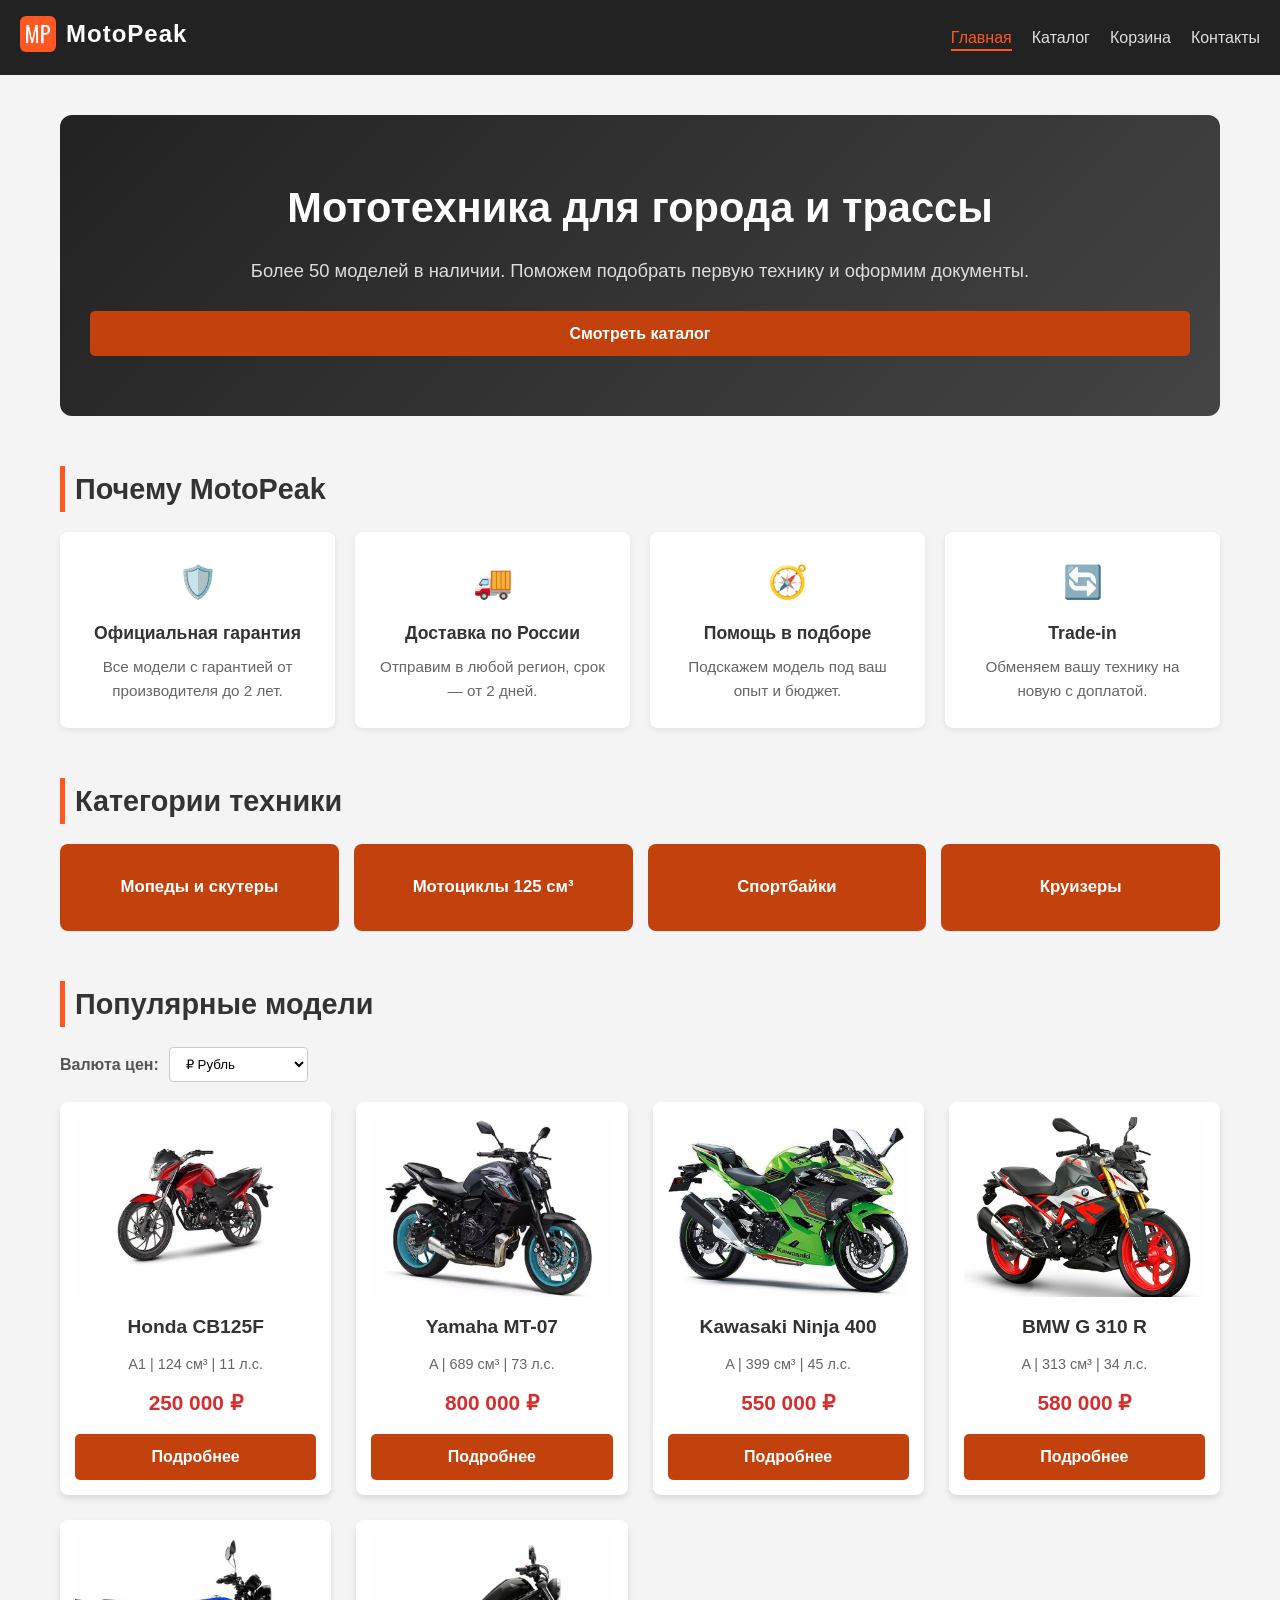
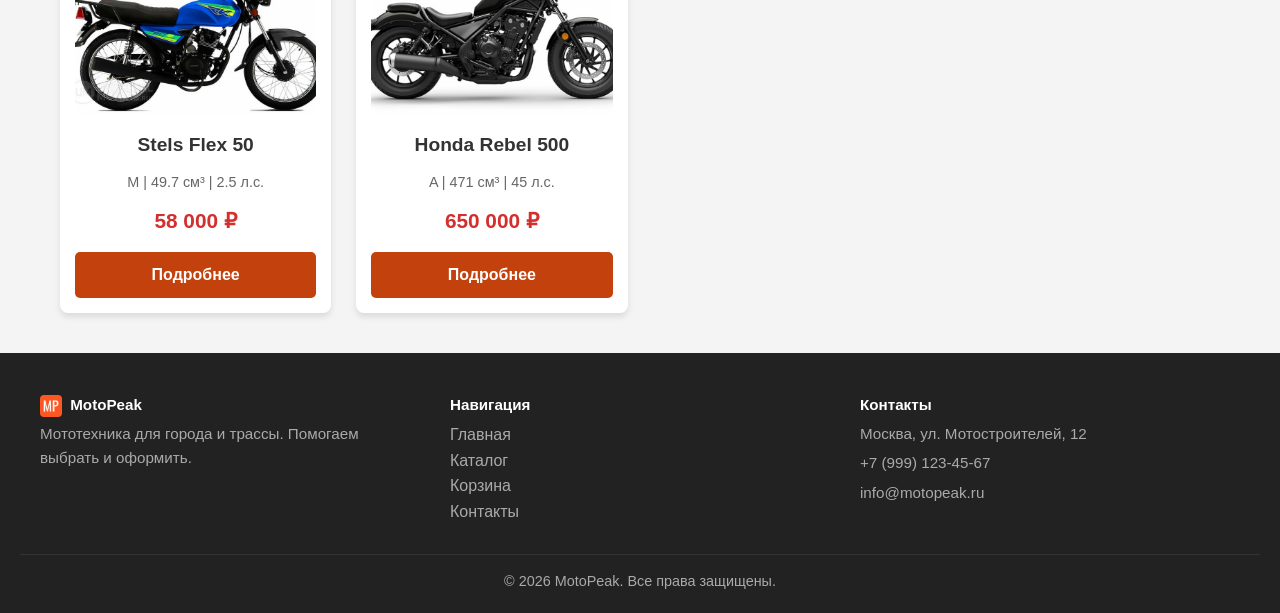
<file: index.html>
<!DOCTYPE html>
<html lang="ru">
<head>
    <meta charset="UTF-8">
    <meta name="viewport" content="width=device-width, initial-scale=1.0">
    <title>MotoPeak — магазин мототехники</title>
    <meta name="description" content="MotoPeak — магазин мототехники. Более 50 моделей мотоциклов, скутеров и мопедов. Доставка по России, гарантия, trade-in.">
    <link rel="icon" type="image/png" sizes="32x32" href="img/favicon/favicon-32x32.png">
    <link rel="icon" type="image/png" sizes="16x16" href="img/favicon/favicon-16x16.png">
    <link rel="apple-touch-icon" sizes="180x180" href="img/favicon/apple-touch-icon.png">
    <link rel="shortcut icon" href="img/favicon/favicon.ico">
    <link rel="stylesheet" href="css/style.css">
    <script src="js/currency.js" defer></script>
</head>
<body>
    <header class="header">
        <div class="logo">
            <a href="index.html" class="logo-link">
                <img src="img/logo.png" alt="Логотип MotoPeak" class="logo-img">
                <span>MotoPeak</span>
            </a>
        </div>
        <nav class="main-nav">
            <ul>
                <li><a href="index.html" class="active">Главная</a></li>
                <li><a href="catalog.html">Каталог</a></li>
                <li><a href="cart.html">Корзина</a></li>
                <li><a href="contacts.html">Контакты</a></li>
            </ul>
        </nav>
    </header>

    <main>
        <!-- Hero -->
        <section class="hero">
            <div class="hero-content">
                <h1>Мототехника для города и трассы</h1>
                <p>Более 50 моделей в наличии. Поможем подобрать первую технику и оформим документы.</p>
                <a href="catalog.html" class="btn btn-large">Смотреть каталог</a>
            </div>
        </section>

        <!-- Преимущества -->
        <section class="advantages">
            <h2>Почему MotoPeak</h2>
            <div class="advantages-grid">
                <article class="advantage">
                    <span class="advantage-icon">🛡️</span>
                    <h3>Официальная гарантия</h3>
                    <p>Все модели с гарантией от производителя до 2 лет.</p>
                </article>
                <article class="advantage">
                    <span class="advantage-icon">🚚</span>
                    <h3>Доставка по России</h3>
                    <p>Отправим в любой регион, срок — от 2 дней.</p>
                </article>
                <article class="advantage">
                    <span class="advantage-icon">🧭</span>
                    <h3>Помощь в подборе</h3>
                    <p>Подскажем модель под ваш опыт и бюджет.</p>
                </article>
                <article class="advantage">
                    <span class="advantage-icon">🔄</span>
                    <h3>Trade-in</h3>
                    <p>Обменяем вашу технику на новую с доплатой.</p>
                </article>
            </div>
        </section>

        <!-- Категории -->
        <section class="categories">
            <h2>Категории техники</h2>
            <div class="categories-grid">
                <a href="catalog.html" class="category-card">Мопеды и скутеры</a>
                <a href="catalog.html" class="category-card">Мотоциклы 125 см³</a>
                <a href="catalog.html" class="category-card">Спортбайки</a>
                <a href="catalog.html" class="category-card">Круизеры</a>
            </div>
        </section>

        <!-- Популярные модели -->
        <section class="featured">
            <h2>Популярные модели</h2>
            <div class="currency-bar">
                <label for="currency-select">Валюта цен:</label>
                <select id="currency-select" name="currency">
                    <option value="RUB">₽ Рубль</option>
                    <option value="USD">$ Доллар США</option>
                    <option value="EUR">€ Евро</option>
                    <option value="CNY">¥ Юань</option>
                </select>
                <span class="currency-status" id="currency-status" role="status" aria-live="polite"></span>
            </div>
            <div class="product-grid">
                <article class="product-card">
                    <img src="img/honda-cb125f.jpg" alt="Мотоцикл Honda CB125F" class="product-img">
                    <h3>Honda CB125F</h3>
                    <p class="specs">A1 | 124 см³ | 11 л.с.</p>
                    <p class="price" data-price-rub="250000">250 000 ₽</p>
                    <a href="item.html" class="btn">Подробнее</a>
                </article>
                <article class="product-card">
                    <img src="img/yamaha-mt07.jpg" alt="Мотоцикл Yamaha MT-07" class="product-img">
                    <h3>Yamaha MT-07</h3>
                    <p class="specs">A | 689 см³ | 73 л.с.</p>
                    <p class="price" data-price-rub="800000">800 000 ₽</p>
                    <a href="item.html" class="btn">Подробнее</a>
                </article>
                <article class="product-card">
                    <img src="img/kawasaki-ninja400.jpg" alt="Мотоцикл Kawasaki Ninja 400" class="product-img">
                    <h3>Kawasaki Ninja 400</h3>
                    <p class="specs">A | 399 см³ | 45 л.с.</p>
                    <p class="price" data-price-rub="550000">550 000 ₽</p>
                    <a href="item.html" class="btn">Подробнее</a>
                </article>
                <article class="product-card">
                    <img src="img/bmw-g310r.jpg" alt="Мотоцикл BMW G 310 R" class="product-img">
                    <h3>BMW G 310 R</h3>
                    <p class="specs">A | 313 см³ | 34 л.с.</p>
                    <p class="price" data-price-rub="580000">580 000 ₽</p>
                    <a href="item.html" class="btn">Подробнее</a>
                </article>
                <article class="product-card">
                    <img src="img/stels-flex50.jpg" alt="Скутер Stels Flex 50" class="product-img">
                    <h3>Stels Flex 50</h3>
                    <p class="specs">M | 49.7 см³ | 2.5 л.с.</p>
                    <p class="price" data-price-rub="58000">58 000 ₽</p>
                    <a href="item.html" class="btn">Подробнее</a>
                </article>
                <article class="product-card">
                    <img src="img/honda-rebel500.jpg" alt="Мотоцикл Honda Rebel 500" class="product-img">
                    <h3>Honda Rebel 500</h3>
                    <p class="specs">A | 471 см³ | 45 л.с.</p>
                    <p class="price" data-price-rub="650000">650 000 ₽</p>
                    <a href="item.html" class="btn">Подробнее</a>
                </article>
            </div>
        </section>
    </main>

    <footer class="footer">
        <div class="footer-content">
            <div class="footer-col">
                <p class="footer-title"><img src="img/logo.png" alt="" class="footer-logo-img"> MotoPeak</p>
                <p>Мототехника для города и трассы. Помогаем выбрать и оформить.</p>
            </div>
            <div class="footer-col">
                <p class="footer-title">Навигация</p>
                <ul>
                    <li><a href="index.html">Главная</a></li>
                    <li><a href="catalog.html">Каталог</a></li>
                    <li><a href="cart.html">Корзина</a></li>
                    <li><a href="contacts.html">Контакты</a></li>
                </ul>
            </div>
            <div class="footer-col">
                <p class="footer-title">Контакты</p>
                <p>Москва, ул. Мотостроителей, 12</p>
                <p>+7 (999) 123-45-67</p>
                <p>info@motopeak.ru</p>
            </div>
        </div>
        <p class="footer-bottom">&copy; 2026 MotoPeak. Все права защищены.</p>
    </footer>
</body>
</html>
</file>
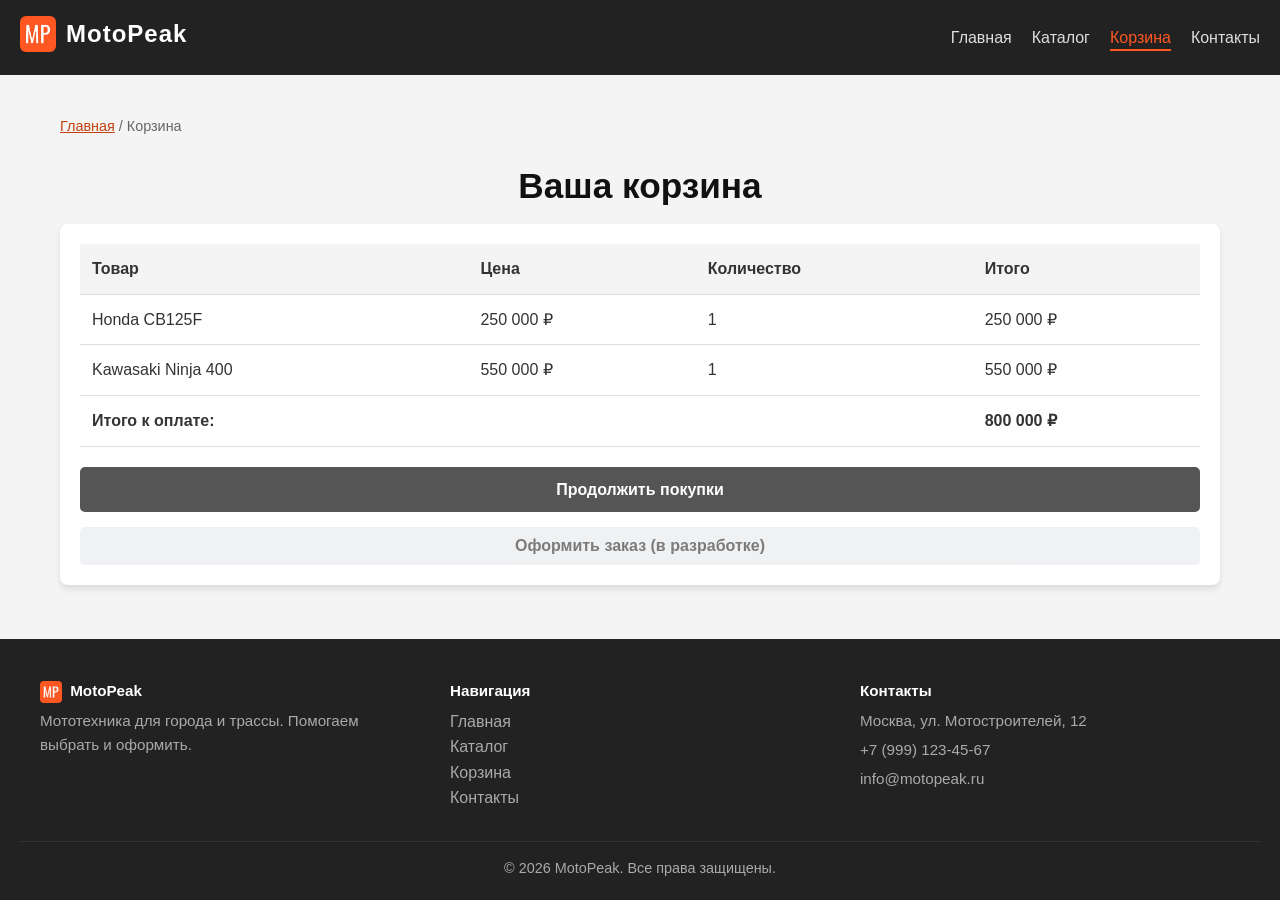
<file: cart.html>
<!DOCTYPE html>
<html lang="ru">
<head>
    <meta charset="UTF-8">
    <meta name="viewport" content="width=device-width, initial-scale=1.0">
    <title>Корзина — MotoPeak</title>
    <meta name="description" content="Корзина MotoPeak — выбранная мототехника и итоговая сумма заказа.">
    <link rel="icon" type="image/png" sizes="32x32" href="img/favicon/favicon-32x32.png">
    <link rel="icon" type="image/png" sizes="16x16" href="img/favicon/favicon-16x16.png">
    <link rel="apple-touch-icon" sizes="180x180" href="img/favicon/apple-touch-icon.png">
    <link rel="shortcut icon" href="img/favicon/favicon.ico">
    <link rel="stylesheet" href="css/style.css">
</head>
<body>
    <header class="header">
        <div class="logo">
            <a href="index.html" class="logo-link">
                <img src="img/logo.png" alt="Логотип MotoPeak" class="logo-img">
                <span>MotoPeak</span>
            </a>
        </div>
        <nav class="main-nav">
            <ul>
                <li><a href="index.html">Главная</a></li>
                <li><a href="catalog.html">Каталог</a></li>
                <li><a href="cart.html" class="active">Корзина</a></li>
                <li><a href="contacts.html">Контакты</a></li>
            </ul>
        </nav>
    </header>

    <main>
        <nav class="breadcrumbs" aria-label="Хлебные крошки">
            <a href="index.html">Главная</a> <span>/</span> Корзина
        </nav>

        <h1>Ваша корзина</h1>

        <div class="cart-container">
            <table class="cart-table">
                <thead>
                    <tr>
                        <th>Товар</th>
                        <th>Цена</th>
                        <th>Количество</th>
                        <th>Итого</th>
                    </tr>
                </thead>
                <tbody>
                    <tr>
                        <td>Honda CB125F</td>
                        <td>250 000 ₽</td>
                        <td>1</td>
                        <td>250 000 ₽</td>
                    </tr>
                    <tr>
                        <td>Kawasaki Ninja 400</td>
                        <td>550 000 ₽</td>
                        <td>1</td>
                        <td>550 000 ₽</td>
                    </tr>
                </tbody>
                <tfoot>
                    <tr>
                        <td colspan="3" class="text-right"><strong>Итого к оплате:</strong></td>
                        <td><strong>800 000 ₽</strong></td>
                    </tr>
                </tfoot>
            </table>

            <div class="cart-actions">
                <a href="catalog.html" class="btn btn-secondary">Продолжить покупки</a>
                <button class="btn" disabled>Оформить заказ (в разработке)</button>
            </div>
        </div>
    </main>

    <footer class="footer">
        <div class="footer-content">
            <div class="footer-col">
                <p class="footer-title"><img src="img/logo.png" alt="" class="footer-logo-img"> MotoPeak</p>
                <p>Мототехника для города и трассы. Помогаем выбрать и оформить.</p>
            </div>
            <div class="footer-col">
                <p class="footer-title">Навигация</p>
                <ul>
                    <li><a href="index.html">Главная</a></li>
                    <li><a href="catalog.html">Каталог</a></li>
                    <li><a href="cart.html">Корзина</a></li>
                    <li><a href="contacts.html">Контакты</a></li>
                </ul>
            </div>
            <div class="footer-col">
                <p class="footer-title">Контакты</p>
                <p>Москва, ул. Мотостроителей, 12</p>
                <p>+7 (999) 123-45-67</p>
                <p>info@motopeak.ru</p>
            </div>
        </div>
        <p class="footer-bottom">&copy; 2026 MotoPeak. Все права защищены.</p>
    </footer>
</body>
</html>
</file>
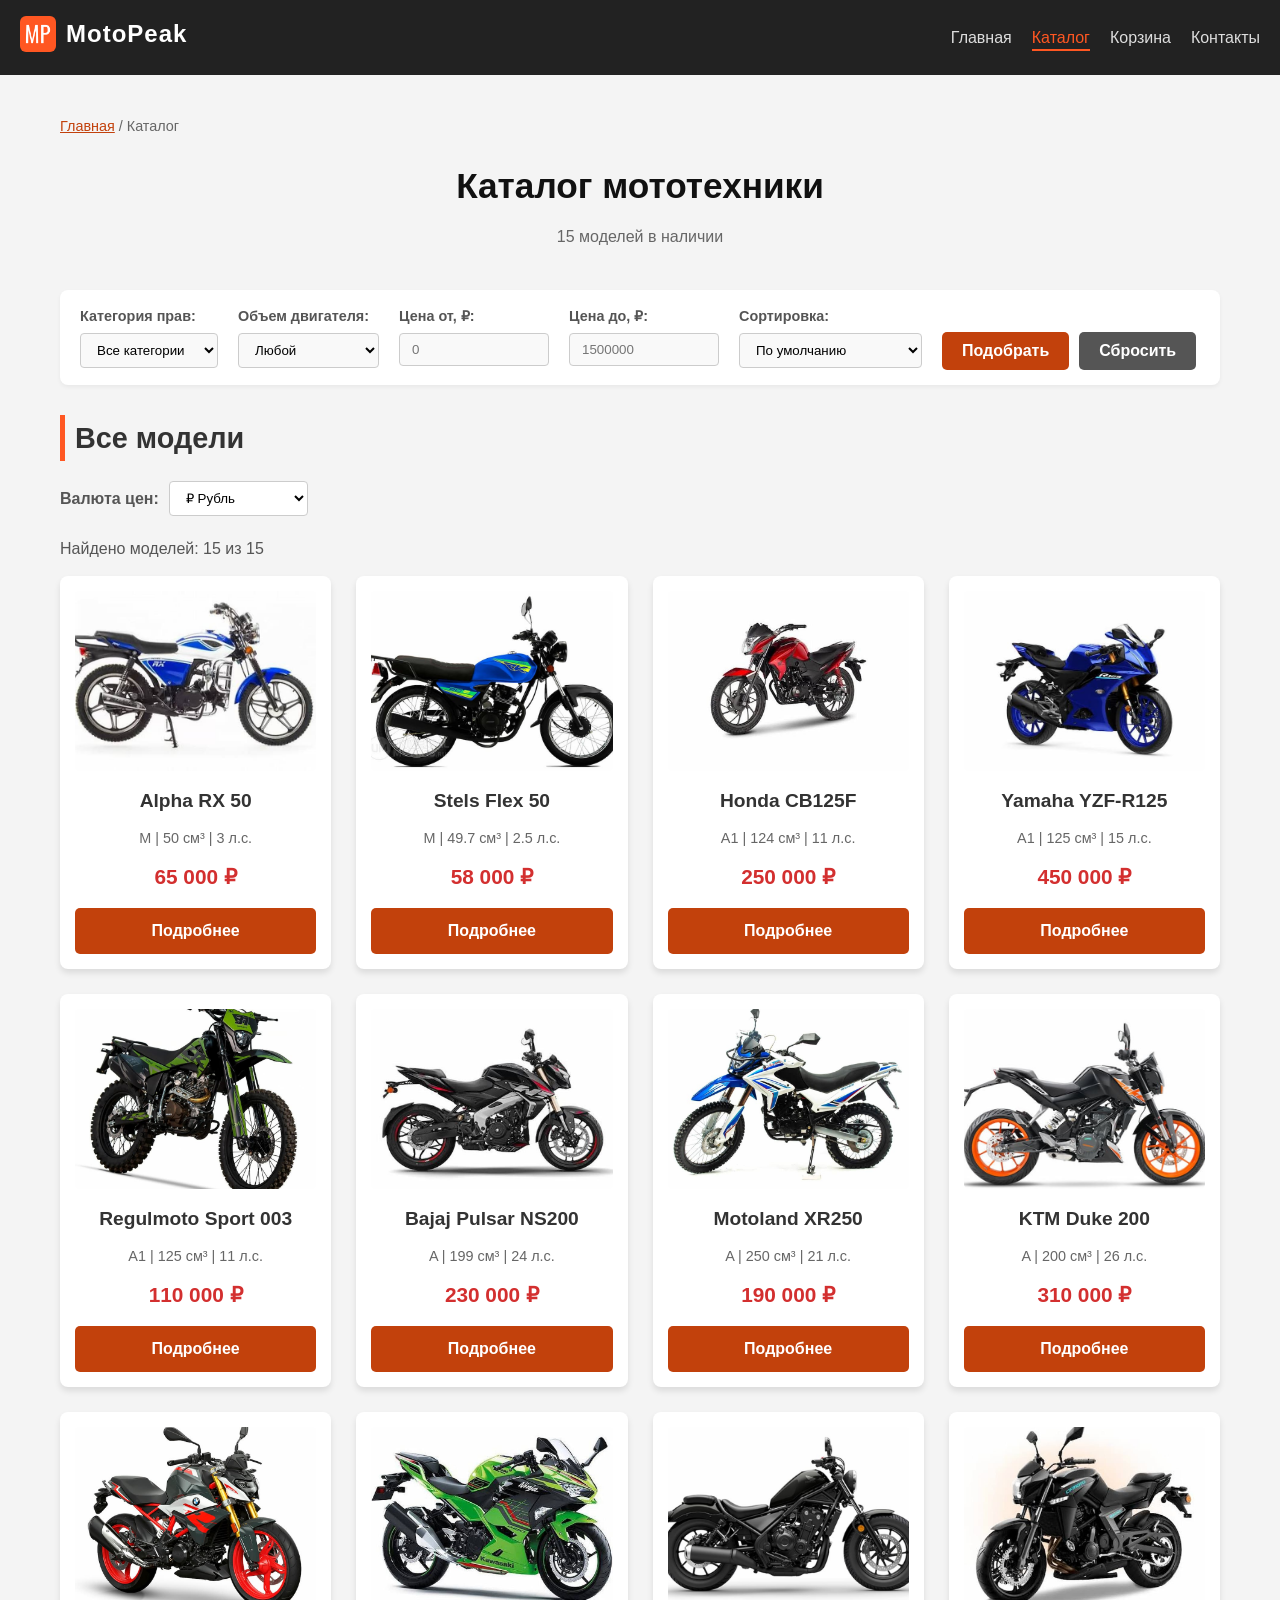
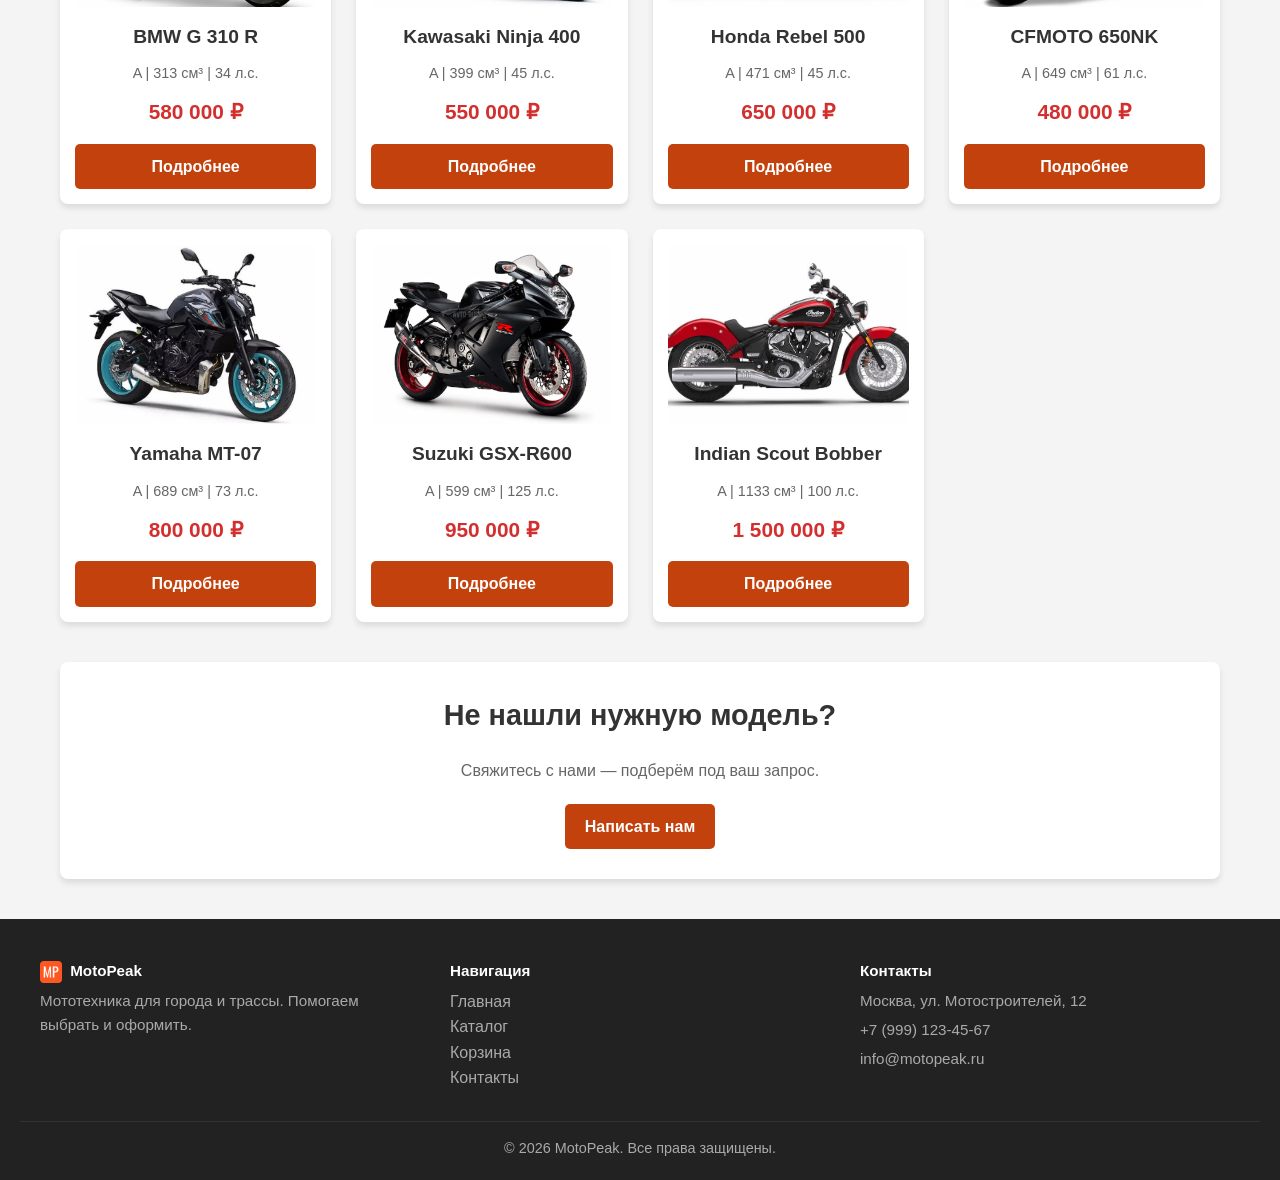
<file: catalog.html>
<!DOCTYPE html>
<html lang="ru">
<head>
    <meta charset="UTF-8">
    <meta name="viewport" content="width=device-width, initial-scale=1.0">
    <title>Каталог — MotoPeak</title>
    <meta name="description" content="Каталог мототехники MotoPeak: 15 моделей мотоциклов, скутеров и мопедов с фильтром по категории прав и объёму двигателя.">
    <link rel="icon" type="image/png" sizes="32x32" href="img/favicon/favicon-32x32.png">
    <link rel="icon" type="image/png" sizes="16x16" href="img/favicon/favicon-16x16.png">
    <link rel="apple-touch-icon" sizes="180x180" href="img/favicon/apple-touch-icon.png">
    <link rel="shortcut icon" href="img/favicon/favicon.ico">
    <link rel="stylesheet" href="css/style.css">
    <script src="js/validation.js" defer></script>
    <script src="js/catalog.js" defer></script>
    <script src="js/currency.js" defer></script>
</head>
<body>
    <header class="header">
        <div class="logo">
            <a href="index.html" class="logo-link">
                <img src="img/logo.png" alt="Логотип MotoPeak" class="logo-img">
                <span>MotoPeak</span>
            </a>
        </div>
        <nav class="main-nav">
            <ul>
                <li><a href="index.html">Главная</a></li>
                <li><a href="catalog.html" class="active">Каталог</a></li>
                <li><a href="cart.html">Корзина</a></li>
                <li><a href="contacts.html">Контакты</a></li>
            </ul>
        </nav>
    </header>

    <main>
        <nav class="breadcrumbs" aria-label="Хлебные крошки">
            <a href="index.html">Главная</a> <span>/</span> Каталог
        </nav>

        <h1>Каталог мототехники</h1>
        <p class="subtitle">15 моделей в наличии</p>

        <form class="filters" id="filter-form" novalidate>
            <div class="filter-group">
                <label for="category-filter">Категория прав:</label>
                <select id="category-filter" name="category">
                    <option value="all">Все категории</option>
                    <option value="M">M (Мопеды)</option>
                    <option value="A1">A1 (125 см³)</option>
                    <option value="A">A (Мотоциклы)</option>
                </select>
            </div>
            <div class="filter-group">
                <label for="volume-filter">Объем двигателя:</label>
                <select id="volume-filter" name="volume">
                    <option value="all">Любой</option>
                    <option value="125">До 125 см³</option>
                    <option value="400">125–400 см³</option>
                    <option value="750">400–750 см³</option>
                    <option value="max">Свыше 750 см³</option>
                </select>
            </div>
            <div class="filter-group">
                <label for="price-min">Цена от, ₽:</label>
                <input type="number" id="price-min" name="price-min" min="0" step="1000" placeholder="0" aria-describedby="price-min-error">
                <span class="field-error" id="price-min-error"></span>
            </div>
            <div class="filter-group">
                <label for="price-max">Цена до, ₽:</label>
                <input type="number" id="price-max" name="price-max" min="0" step="1000" placeholder="1500000" aria-describedby="price-max-error">
                <span class="field-error" id="price-max-error"></span>
            </div>
            <div class="filter-group">
                <label for="sort-filter">Сортировка:</label>
                <select id="sort-filter" name="sort">
                    <option value="default">По умолчанию</option>
                    <option value="price-asc">По возрастанию цены</option>
                    <option value="price-desc">По убыванию цены</option>
                </select>
            </div>
            <div class="filter-actions">
                <button type="submit" class="btn">Подобрать</button>
                <button type="reset" class="btn btn-secondary">Сбросить</button>
            </div>
        </form>
        <h2>Все модели</h2>
        <div class="currency-bar">
            <label for="currency-select">Валюта цен:</label>
            <select id="currency-select" name="currency">
                <option value="RUB">₽ Рубль</option>
                <option value="USD">$ Доллар США</option>
                <option value="EUR">€ Евро</option>
                <option value="CNY">¥ Юань</option>
            </select>
            <span class="currency-status" id="currency-status" role="status" aria-live="polite"></span>
        </div>
        <p class="result-count" id="result-count" role="status" aria-live="polite"></p>
        <p class="empty-message" id="empty-message" hidden>По заданным условиям моделей не найдено. Измените параметры подбора.</p>
        <div class="product-grid">
            <article class="product-card" id="alpha-rx50" data-category="M" data-volume="50">
                <img src="img/alpha-rx50.jpg" alt="Мопед Alpha RX 50" class="product-img">
                <h3>Alpha RX 50</h3>
                <p class="specs">M | 50 см³ | 3 л.с.</p>
                <p class="price" data-price-rub="65000">65 000 ₽</p>
                <a href="item.html" class="btn">Подробнее</a>
            </article>
            <article class="product-card" id="stels-flex50" data-category="M" data-volume="49.7">
                <img src="img/stels-flex50.jpg" alt="Скутер Stels Flex 50" class="product-img">
                <h3>Stels Flex 50</h3>
                <p class="specs">M | 49.7 см³ | 2.5 л.с.</p>
                <p class="price" data-price-rub="58000">58 000 ₽</p>
                <a href="item.html" class="btn">Подробнее</a>
            </article>
            <article class="product-card" id="honda-cb125f" data-category="A1" data-volume="124">
                <img src="img/honda-cb125f.jpg" alt="Мотоцикл Honda CB125F" class="product-img">
                <h3>Honda CB125F</h3>
                <p class="specs">A1 | 124 см³ | 11 л.с.</p>
                <p class="price" data-price-rub="250000">250 000 ₽</p>
                <a href="item.html" class="btn">Подробнее</a>
            </article>
            <article class="product-card" id="yamaha-yzf-r125" data-category="A1" data-volume="125">
                <img src="img/yamaha-yzf-r125.jpg" alt="Мотоцикл Yamaha YZF-R125" class="product-img">
                <h3>Yamaha YZF-R125</h3>
                <p class="specs">A1 | 125 см³ | 15 л.с.</p>
                <p class="price" data-price-rub="450000">450 000 ₽</p>
                <a href="item.html" class="btn">Подробнее</a>
            </article>
            <article class="product-card" id="regulmoto-sport003" data-category="A1" data-volume="125">
                <img src="img/regulmoto-sport003.jpg" alt="Мотоцикл Regulmoto Sport 003" class="product-img">
                <h3>Regulmoto Sport 003</h3>
                <p class="specs">A1 | 125 см³ | 11 л.с.</p>
                <p class="price" data-price-rub="110000">110 000 ₽</p>
                <a href="item.html" class="btn">Подробнее</a>
            </article>
            <article class="product-card" id="bajaj-pulsar-ns200" data-category="A" data-volume="199">
                <img src="img/bajaj-pulsar-ns200.jpg" alt="Мотоцикл Bajaj Pulsar NS200" class="product-img">
                <h3>Bajaj Pulsar NS200</h3>
                <p class="specs">A | 199 см³ | 24 л.с.</p>
                <p class="price" data-price-rub="230000">230 000 ₽</p>
                <a href="item.html" class="btn">Подробнее</a>
            </article>
            <article class="product-card" id="motoland-xr250" data-category="A" data-volume="250">
                <img src="img/motoland-xr250.jpg" alt="Мотоцикл Motoland XR250" class="product-img">
                <h3>Motoland XR250</h3>
                <p class="specs">A | 250 см³ | 21 л.с.</p>
                <p class="price" data-price-rub="190000">190 000 ₽</p>
                <a href="item.html" class="btn">Подробнее</a>
            </article>
            <article class="product-card" id="ktm-duke200" data-category="A" data-volume="200">
                <img src="img/ktm-duke200.jpg" alt="Мотоцикл KTM Duke 200" class="product-img">
                <h3>KTM Duke 200</h3>
                <p class="specs">A | 200 см³ | 26 л.с.</p>
                <p class="price" data-price-rub="310000">310 000 ₽</p>
                <a href="item.html" class="btn">Подробнее</a>
            </article>
            <article class="product-card" id="bmw-g310r" data-category="A" data-volume="313">
                <img src="img/bmw-g310r.jpg" alt="Мотоцикл BMW G 310 R" class="product-img">
                <h3>BMW G 310 R</h3>
                <p class="specs">A | 313 см³ | 34 л.с.</p>
                <p class="price" data-price-rub="580000">580 000 ₽</p>
                <a href="item.html" class="btn">Подробнее</a>
            </article>
            <article class="product-card" id="kawasaki-ninja400" data-category="A" data-volume="399">
                <img src="img/kawasaki-ninja400.jpg" alt="Мотоцикл Kawasaki Ninja 400" class="product-img">
                <h3>Kawasaki Ninja 400</h3>
                <p class="specs">A | 399 см³ | 45 л.с.</p>
                <p class="price" data-price-rub="550000">550 000 ₽</p>
                <a href="item.html" class="btn">Подробнее</a>
            </article>
            <article class="product-card" id="honda-rebel500" data-category="A" data-volume="471">
                <img src="img/honda-rebel500.jpg" alt="Мотоцикл Honda Rebel 500" class="product-img">
                <h3>Honda Rebel 500</h3>
                <p class="specs">A | 471 см³ | 45 л.с.</p>
                <p class="price" data-price-rub="650000">650 000 ₽</p>
                <a href="item.html" class="btn">Подробнее</a>
            </article>
            <article class="product-card" id="cfmoto-650nk" data-category="A" data-volume="649">
                <img src="img/cfmoto-650nk.jpg" alt="Мотоцикл CFMOTO 650NK" class="product-img">
                <h3>CFMOTO 650NK</h3>
                <p class="specs">A | 649 см³ | 61 л.с.</p>
                <p class="price" data-price-rub="480000">480 000 ₽</p>
                <a href="item.html" class="btn">Подробнее</a>
            </article>
            <article class="product-card" id="yamaha-mt07" data-category="A" data-volume="689">
                <img src="img/yamaha-mt07.jpg" alt="Мотоцикл Yamaha MT-07" class="product-img">
                <h3>Yamaha MT-07</h3>
                <p class="specs">A | 689 см³ | 73 л.с.</p>
                <p class="price" data-price-rub="800000">800 000 ₽</p>
                <a href="item.html" class="btn">Подробнее</a>
            </article>
            <article class="product-card" id="suzuki-gsxr600" data-category="A" data-volume="599">
                <img src="img/suzuki-gsxr600.jpg" alt="Мотоцикл Suzuki GSX-R600" class="product-img">
                <h3>Suzuki GSX-R600</h3>
                <p class="specs">A | 599 см³ | 125 л.с.</p>
                <p class="price" data-price-rub="950000">950 000 ₽</p>
                <a href="item.html" class="btn">Подробнее</a>
            </article>
            <article class="product-card" id="indian-scout" data-category="A" data-volume="1133">
                <img src="img/indian-scout.jpg" alt="Мотоцикл Indian Scout Bobber" class="product-img">
                <h3>Indian Scout Bobber</h3>
                <p class="specs">A | 1133 см³ | 100 л.с.</p>
                <p class="price" data-price-rub="1500000">1 500 000 ₽</p>
                <a href="item.html" class="btn">Подробнее</a>
            </article>
        </div>

        <section class="catalog-cta">
            <h2>Не нашли нужную модель?</h2>
            <p>Свяжитесь с нами — подберём под ваш запрос.</p>
            <a href="contacts.html" class="btn">Написать нам</a>
        </section>
    </main>

    <footer class="footer">
        <div class="footer-content">
            <div class="footer-col">
                <p class="footer-title"><img src="img/logo.png" alt="" class="footer-logo-img"> MotoPeak</p>
                <p>Мототехника для города и трассы. Помогаем выбрать и оформить.</p>
            </div>
            <div class="footer-col">
                <p class="footer-title">Навигация</p>
                <ul>
                    <li><a href="index.html">Главная</a></li>
                    <li><a href="catalog.html">Каталог</a></li>
                    <li><a href="cart.html">Корзина</a></li>
                    <li><a href="contacts.html">Контакты</a></li>
                </ul>
            </div>
            <div class="footer-col">
                <p class="footer-title">Контакты</p>
                <p>Москва, ул. Мотостроителей, 12</p>
                <p>+7 (999) 123-45-67</p>
                <p>info@motopeak.ru</p>
            </div>
        </div>
        <p class="footer-bottom">&copy; 2026 MotoPeak. Все права защищены.</p>
    </footer>
</body>
</html>
</file>
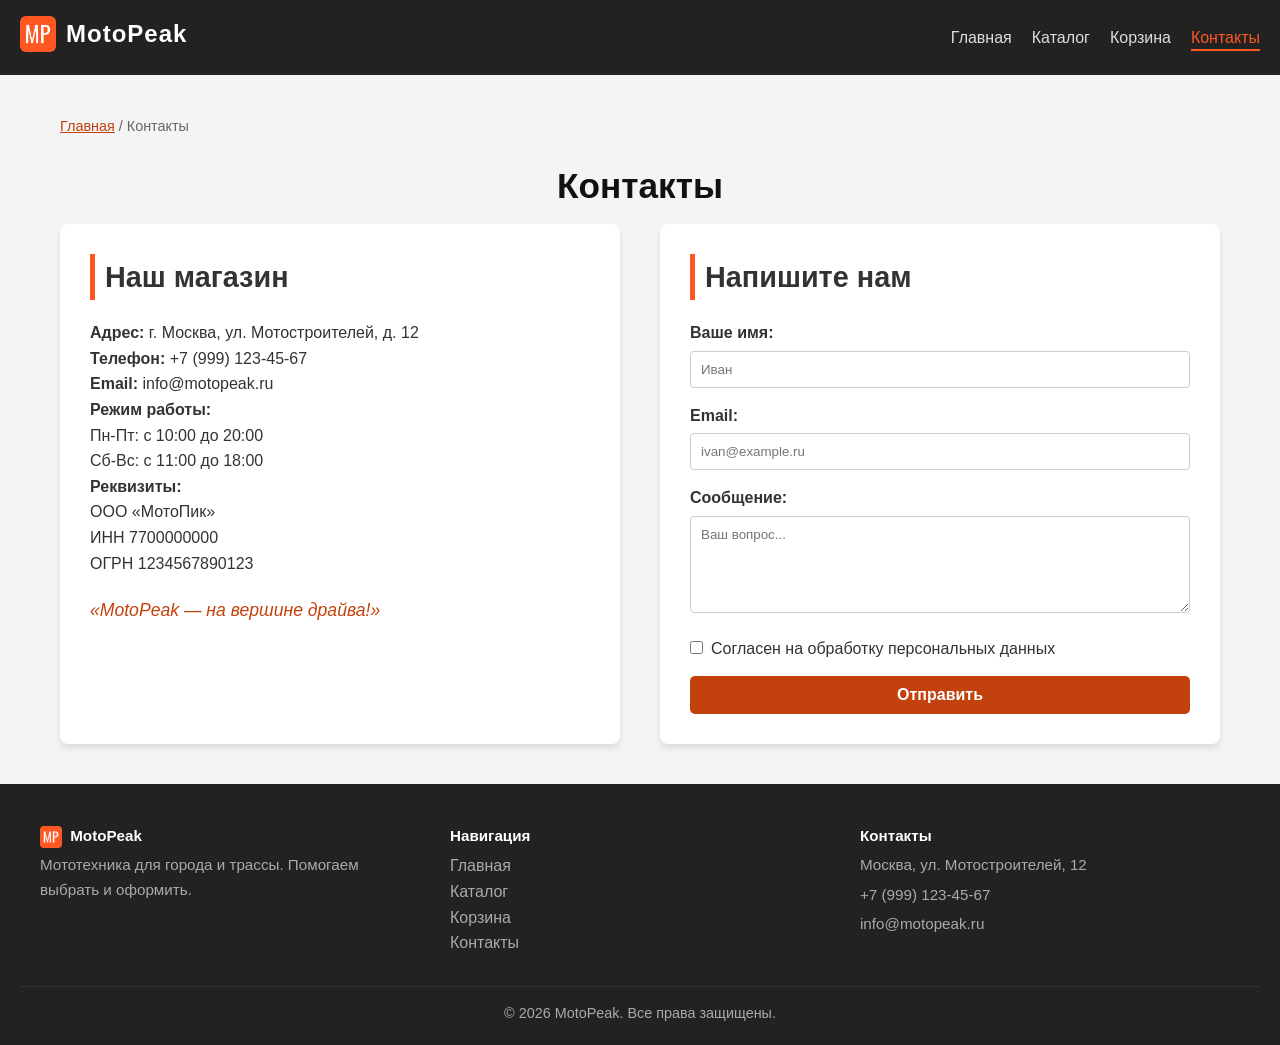
<file: contacts.html>
<!DOCTYPE html>
<html lang="ru">
<head>
    <meta charset="UTF-8">
    <meta name="viewport" content="width=device-width, initial-scale=1.0">
    <title>Контакты — MotoPeak</title>
    <meta name="description" content="Контакты MotoPeak: адрес, телефон, режим работы и форма обратной связи.">
    <link rel="icon" type="image/png" sizes="32x32" href="img/favicon/favicon-32x32.png">
    <link rel="icon" type="image/png" sizes="16x16" href="img/favicon/favicon-16x16.png">
    <link rel="apple-touch-icon" sizes="180x180" href="img/favicon/apple-touch-icon.png">
    <link rel="shortcut icon" href="img/favicon/favicon.ico">
    <link rel="stylesheet" href="css/style.css">
    <script src="js/validation.js" defer></script>
    <script src="js/contact-form.js" defer></script>
</head>
<body>
    <header class="header">
        <div class="logo">
            <a href="index.html" class="logo-link">
                <img src="img/logo.png" alt="Логотип MotoPeak" class="logo-img">
                <span>MotoPeak</span>
            </a>
        </div>
        <nav class="main-nav">
            <ul>
                <li><a href="index.html">Главная</a></li>
                <li><a href="catalog.html">Каталог</a></li>
                <li><a href="cart.html">Корзина</a></li>
                <li><a href="contacts.html" class="active">Контакты</a></li>
            </ul>
        </nav>
    </header>

    <main>
        <nav class="breadcrumbs" aria-label="Хлебные крошки">
            <a href="index.html">Главная</a> <span>/</span> Контакты
        </nav>

        <h1>Контакты</h1>

        <div class="contacts-container">
            <section class="contact-info">
                <h2>Наш магазин</h2>
                <p><strong>Адрес:</strong> г. Москва, ул. Мотостроителей, д. 12</p>
                <p><strong>Телефон:</strong> +7 (999) 123-45-67</p>
                <p><strong>Email:</strong> info@motopeak.ru</p>
                <p><strong>Режим работы:</strong><br>
                   Пн-Пт: с 10:00 до 20:00<br>
                   Сб-Вс: с 11:00 до 18:00
                </p>
                <p><strong>Реквизиты:</strong><br>
                   ООО «МотоПик»<br>
                   ИНН 7700000000<br>
                   ОГРН 1234567890123
                </p>
                <p class="slogan">«MotoPeak — на вершине драйва!»</p>
            </section>

            <section class="contact-form">
                <h2>Напишите нам</h2>
                <form id="contact-form" action="#" method="POST" novalidate>
                    <div class="form-group">
                        <label for="name">Ваше имя:</label>
                        <input type="text" id="name" name="name" placeholder="Иван" autocomplete="name" aria-describedby="name-error">
                        <span class="field-error" id="name-error"></span>
                    </div>
                    <div class="form-group">
                        <label for="email">Email:</label>
                        <input type="email" id="email" name="email" placeholder="ivan@example.ru" autocomplete="email" aria-describedby="email-error">
                        <span class="field-error" id="email-error"></span>
                    </div>
                    <div class="form-group">
                        <label for="message">Сообщение:</label>
                        <textarea id="message" name="message" rows="5" placeholder="Ваш вопрос..." aria-describedby="message-error"></textarea>
                        <span class="field-error" id="message-error"></span>
                    </div>
                    <div class="form-group form-group-checkbox">
                        <label for="consent">
                            <input type="checkbox" id="consent" name="consent" aria-describedby="consent-error">
                            Согласен на обработку персональных данных
                        </label>
                        <span class="field-error" id="consent-error"></span>
                    </div>
                    <button type="submit" class="btn">Отправить</button>
                    <p class="form-success" id="form-success" role="status" hidden></p>
                </form>
            </section>
        </div>
    </main>

    <footer class="footer">
        <div class="footer-content">
            <div class="footer-col">
                <p class="footer-title"><img src="img/logo.png" alt="" class="footer-logo-img"> MotoPeak</p>
                <p>Мототехника для города и трассы. Помогаем выбрать и оформить.</p>
            </div>
            <div class="footer-col">
                <p class="footer-title">Навигация</p>
                <ul>
                    <li><a href="index.html">Главная</a></li>
                    <li><a href="catalog.html">Каталог</a></li>
                    <li><a href="cart.html">Корзина</a></li>
                    <li><a href="contacts.html">Контакты</a></li>
                </ul>
            </div>
            <div class="footer-col">
                <p class="footer-title">Контакты</p>
                <p>Москва, ул. Мотостроителей, 12</p>
                <p>+7 (999) 123-45-67</p>
                <p>info@motopeak.ru</p>
            </div>
        </div>
        <p class="footer-bottom">&copy; 2026 MotoPeak. Все права защищены.</p>
    </footer>
</body>
</html>
</file>
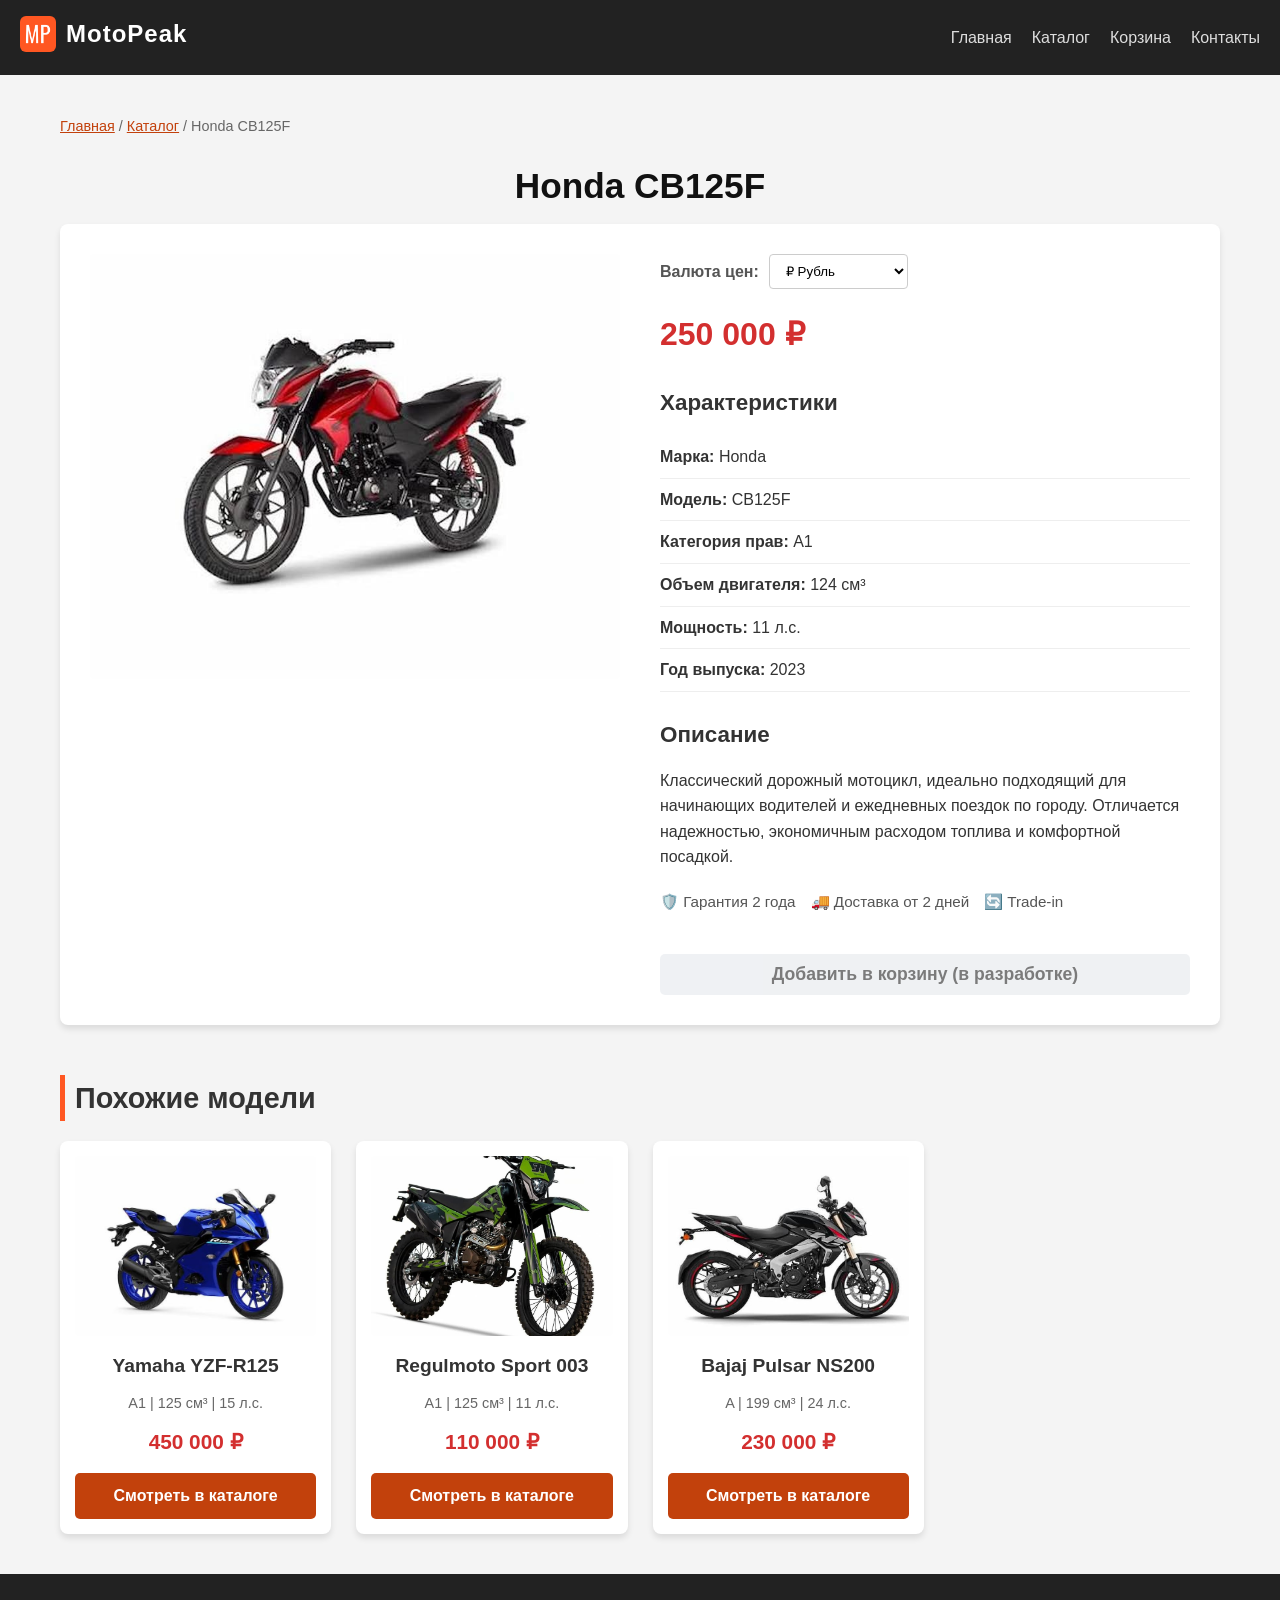
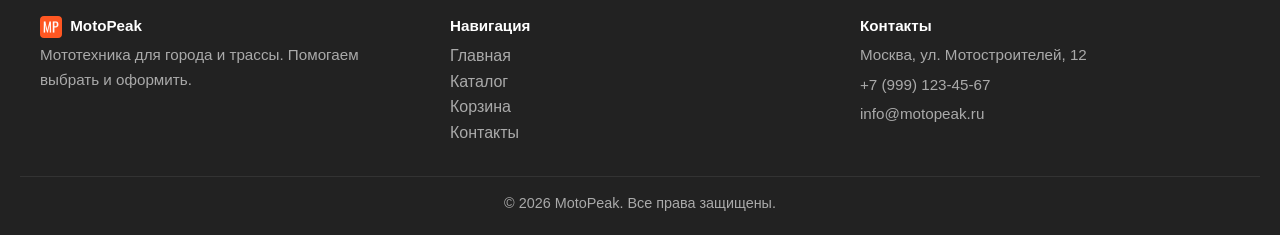
<file: item.html>
<!DOCTYPE html>
<html lang="ru">
<head>
    <meta charset="UTF-8">
    <meta name="viewport" content="width=device-width, initial-scale=1.0">
    <title>Honda CB125F — MotoPeak</title>
    <meta name="description" content="Honda CB125F — классический дорожный мотоцикл для начинающих. Характеристики, цена и описание на MotoPeak.">
    <link rel="icon" type="image/png" sizes="32x32" href="img/favicon/favicon-32x32.png">
    <link rel="icon" type="image/png" sizes="16x16" href="img/favicon/favicon-16x16.png">
    <link rel="apple-touch-icon" sizes="180x180" href="img/favicon/apple-touch-icon.png">
    <link rel="shortcut icon" href="img/favicon/favicon.ico">
    <link rel="stylesheet" href="css/style.css">
    <script src="js/currency.js" defer></script>
</head>
<body>
    <header class="header">
        <div class="logo">
            <a href="index.html" class="logo-link">
                <img src="img/logo.png" alt="Логотип MotoPeak" class="logo-img">
                <span>MotoPeak</span>
            </a>
        </div>
        <nav class="main-nav">
            <ul>
                <li><a href="index.html">Главная</a></li>
                <li><a href="catalog.html">Каталог</a></li>
                <li><a href="cart.html">Корзина</a></li>
                <li><a href="contacts.html">Контакты</a></li>
            </ul>
        </nav>
    </header>

    <main class="item-page">
        <nav class="breadcrumbs" aria-label="Хлебные крошки">
            <a href="index.html">Главная</a> <span>/</span>
            <a href="catalog.html">Каталог</a> <span>/</span> Honda CB125F
        </nav>

        <h1>Honda CB125F</h1>

        <div class="item-container">
            <div class="item-image">
                <img src="img/honda-cb125f.jpg" alt="Мотоцикл Honda CB125F" class="product-img">
            </div>
            <div class="item-details">
                <div class="currency-bar">
                    <label for="currency-select">Валюта цен:</label>
                    <select id="currency-select" name="currency">
                        <option value="RUB">₽ Рубль</option>
                        <option value="USD">$ Доллар США</option>
                        <option value="EUR">€ Евро</option>
                        <option value="CNY">¥ Юань</option>
                    </select>
                    <span class="currency-status" id="currency-status" role="status" aria-live="polite"></span>
                </div>

                <p class="price" data-price-rub="250000">250 000 ₽</p>

                <h2>Характеристики</h2>
                <ul class="specs-list">
                    <li><strong>Марка:</strong> Honda</li>
                    <li><strong>Модель:</strong> CB125F</li>
                    <li><strong>Категория прав:</strong> A1</li>
                    <li><strong>Объем двигателя:</strong> 124 см³</li>
                    <li><strong>Мощность:</strong> 11 л.с.</li>
                    <li><strong>Год выпуска:</strong> 2023</li>
                </ul>

                <h2>Описание</h2>
                <p>Классический дорожный мотоцикл, идеально подходящий для начинающих водителей и ежедневных поездок по городу. Отличается надежностью, экономичным расходом топлива и комфортной посадкой.</p>

                <div class="item-guarantees">
                    <span>🛡️ Гарантия 2 года</span>
                    <span>🚚 Доставка от 2 дней</span>
                    <span>🔄 Trade-in</span>
                </div>

                <button class="btn add-to-cart" disabled>Добавить в корзину (в разработке)</button>
            </div>
        </div>

        <section class="related">
            <h2>Похожие модели</h2>
            <div class="product-grid">
                <article class="product-card">
                    <img src="img/yamaha-yzf-r125.jpg" alt="Мотоцикл Yamaha YZF-R125" class="product-img">
                    <h3>Yamaha YZF-R125</h3>
                    <p class="specs">A1 | 125 см³ | 15 л.с.</p>
                    <p class="price" data-price-rub="450000">450 000 ₽</p>
                    <a href="catalog.html#yamaha-yzf-r125" class="btn">Смотреть в каталоге</a>
                </article>
                <article class="product-card">
                    <img src="img/regulmoto-sport003.jpg" alt="Мотоцикл Regulmoto Sport 003" class="product-img">
                    <h3>Regulmoto Sport 003</h3>
                    <p class="specs">A1 | 125 см³ | 11 л.с.</p>
                    <p class="price" data-price-rub="110000">110 000 ₽</p>
                    <a href="catalog.html#regulmoto-sport003" class="btn">Смотреть в каталоге</a>
                </article>
                <article class="product-card">
                    <img src="img/bajaj-pulsar-ns200.jpg" alt="Мотоцикл Bajaj Pulsar NS200" class="product-img">
                    <h3>Bajaj Pulsar NS200</h3>
                    <p class="specs">A | 199 см³ | 24 л.с.</p>
                    <p class="price" data-price-rub="230000">230 000 ₽</p>
                    <a href="catalog.html#bajaj-pulsar-ns200" class="btn">Смотреть в каталоге</a>
                </article>
            </div>
        </section>
    </main>

    <footer class="footer">
        <div class="footer-content">
            <div class="footer-col">
                <p class="footer-title"><img src="img/logo.png" alt="" class="footer-logo-img"> MotoPeak</p>
                <p>Мототехника для города и трассы. Помогаем выбрать и оформить.</p>
            </div>
            <div class="footer-col">
                <p class="footer-title">Навигация</p>
                <ul>
                    <li><a href="index.html">Главная</a></li>
                    <li><a href="catalog.html">Каталог</a></li>
                    <li><a href="cart.html">Корзина</a></li>
                    <li><a href="contacts.html">Контакты</a></li>
                </ul>
            </div>
            <div class="footer-col">
                <p class="footer-title">Контакты</p>
                <p>Москва, ул. Мотостроителей, 12</p>
                <p>+7 (999) 123-45-67</p>
                <p>info@motopeak.ru</p>
            </div>
        </div>
        <p class="footer-bottom">&copy; 2026 MotoPeak. Все права защищены.</p>
    </footer>
</body>
</html>
</file>
<file: css/style.css>
/* --- Базовые настройки --- */
* {
    margin: 0;
    padding: 0;
    box-sizing: border-box;
}

body {
    font-family: 'Segoe UI', Tahoma, Geneva, Verdana, sans-serif;
    line-height: 1.6;
    color: #333;
    background-color: #f4f4f4;
    display: flex;
    flex-direction: column;
    min-height: 100vh;
}

a {
    text-decoration: none;
    color: inherit;
}

[hidden] {
    display: none !important;
}

/* --- Шапка сайта --- */
.header {
    background-color: #222;
    color: #fff;
    padding: 15px 20px;
    display: flex;
    justify-content: space-between;
    align-items: center;
    flex-wrap: wrap;
}

.logo-link {
    display: inline-flex;
    align-items: center;
    gap: 10px;
}
.logo-link span {
    font-size: 1.5rem;
    font-weight: bold;
    letter-spacing: 1px;
    color: #fff;
}
.logo-img {
    height: 36px;
    width: 36px;
    border-radius: 6px;
    display: block;
}

.main-nav ul {
    list-style: none;
    display: flex;
    gap: 20px;
    flex-wrap: wrap;
}

.main-nav a {
    color: #ddd;
    font-weight: 500;
    transition: color 0.3s ease;
}

.main-nav a:hover {
    color: #ff5722;
}

.main-nav a.active {
    color: #ff5722;
    border-bottom: 2px solid #ff5722;
    padding-bottom: 3px;
}

/* --- Основная часть --- */
main {
    flex: 1;
    max-width: 1200px;
    margin: 0 auto;
    padding: 40px 20px;
    width: 100%;
}

h1 {
    text-align: center;
    font-size: 2.2rem;
    margin-bottom: 10px;
    color: #111;
}

.subtitle {
    text-align: center;
    color: #666;
    margin-bottom: 40px;
}

h2 {
    font-size: 1.8rem;
    margin-bottom: 20px;
    border-left: 5px solid #ff5722;
    padding-left: 10px;
}

/* --- Hero --- */
.hero {
    background: linear-gradient(135deg, #222 0%, #444 100%);
    color: #fff;
    padding: 60px 30px;
    border-radius: 12px;
    margin-bottom: 50px;
    text-align: center;
}
.hero h1 { color: #fff; font-size: 2.6rem; margin-bottom: 15px; }
.hero p { font-size: 1.15rem; color: #ddd; margin-bottom: 25px; }
.btn-large { padding: 14px 32px; font-size: 1.1rem; width: auto; display: inline-block; }

/* --- Преимущества --- */
.advantages { margin-bottom: 50px; }
.advantages-grid {
    display: grid;
    grid-template-columns: repeat(auto-fit, minmax(220px, 1fr));
    gap: 20px;
}
.advantage {
    background: #fff;
    padding: 25px 20px;
    border-radius: 8px;
    text-align: center;
    box-shadow: 0 2px 6px rgba(0,0,0,0.08);
}
.advantage-icon { font-size: 2rem; display: block; margin-bottom: 10px; }
.advantage h3 { font-size: 1.1rem; margin-bottom: 8px; }
.advantage p { color: #666; font-size: 0.95rem; }

/* --- Категории --- */
.categories { margin-bottom: 50px; }
.categories-grid {
    display: grid;
    grid-template-columns: repeat(auto-fit, minmax(180px, 1fr));
    gap: 15px;
}
.category-card {
    background: #c2410c;
    color: #fff;
    padding: 30px 15px;
    border-radius: 8px;
    text-align: center;
    font-weight: bold;
    font-size: 1.05rem;
    transition: background 0.3s;
}
.category-card:hover { background: #a52f08; }

/* --- Сетка карточек --- */
.product-grid {
    display: grid;
    grid-template-columns: repeat(auto-fill, minmax(250px, 1fr));
    gap: 25px;
}

.product-card {
    background: #fff;
    border-radius: 8px;
    padding: 15px;
    box-shadow: 0 4px 6px rgba(0,0,0,0.1);
    display: flex;
    flex-direction: column;
    align-items: center;
    text-align: center;
    transition: transform 0.2s ease, box-shadow 0.2s ease;
}

.product-card:hover {
    transform: translateY(-5px);
    box-shadow: 0 8px 15px rgba(0,0,0,0.15);
}

.product-img {
    width: 100%;
    height: 180px;
    object-fit: cover;
    border-radius: 5px;
    margin-bottom: 15px;
    background-color: #e0e0e0;
}

.product-card h3 {
    font-size: 1.2rem;
    margin-bottom: 10px;
}

.specs {
    font-size: 0.9rem;
    color: #666;
    margin-bottom: 10px;
}

.price {
    font-size: 1.3rem;
    font-weight: bold;
    color: #d32f2f;
    margin-bottom: 15px;
    margin-top: auto;
}

.btn {
    display: inline-block;
    background-color: #c2410c;
    color: #fff;
    padding: 10px 20px;
    border-radius: 5px;
    font-weight: bold;
    transition: background-color 0.3s;
    width: 100%;
    text-align: center;
    border: none;
    cursor: pointer;
    font-family: inherit;
    font-size: 1rem;
}

.btn:hover {
    background-color: #a52f08;
}

.btn-secondary {
    background-color: #555;
}
.btn-secondary:hover {
    background-color: #333;
}

/* --- Фильтры --- */
.filters {
    display: flex;
    flex-wrap: wrap;
    gap: 20px;
    background: #fff;
    padding: 15px 20px;
    border-radius: 8px;
    margin-bottom: 30px;
    box-shadow: 0 2px 4px rgba(0,0,0,0.05);
}

.filter-group {
    display: flex;
    flex-direction: column;
}

.filter-group label {
    font-size: 0.9rem;
    margin-bottom: 5px;
    color: #555;
    font-weight: bold;
}

.filter-group select {
    padding: 8px 12px;
    border: 1px solid #ccc;
    border-radius: 4px;
    font-family: inherit;
    background-color: #f9f9f9;
}

/* --- Страница товара --- */
.item-container {
    display: grid;
    grid-template-columns: 1fr 1fr;
    gap: 40px;
    background: #fff;
    padding: 30px;
    border-radius: 8px;
    box-shadow: 0 4px 6px rgba(0,0,0,0.1);
    margin-bottom: 50px;
}

.item-image .product-img {
    height: auto;
    max-height: 500px;
}

.item-details h2 {
    font-size: 1.4rem;
    border-left: none;
    padding-left: 0;
    margin-top: 25px;
    margin-bottom: 15px;
}

.specs-list {
    list-style: none;
    margin-bottom: 20px;
}

.specs-list li {
    padding: 8px 0;
    border-bottom: 1px solid #eee;
}

.item-details .price {
    font-size: 2rem;
    margin-bottom: 20px;
}

.add-to-cart {
    margin-top: 20px;
    cursor: pointer;
    font-size: 1.1rem;
}

.item-guarantees {
    display: flex;
    flex-wrap: wrap;
    gap: 15px;
    margin: 20px 0;
    font-size: 0.95rem;
    color: #555;
}

/* --- Корзина --- */
.cart-container {
    background: #fff;
    padding: 20px;
    border-radius: 8px;
    box-shadow: 0 4px 6px rgba(0,0,0,0.1);
}

.cart-table {
    width: 100%;
    border-collapse: collapse;
    margin-bottom: 20px;
}

.cart-table th, .cart-table td {
    padding: 12px;
    text-align: left;
    border-bottom: 1px solid #ddd;
}

.cart-table th {
    background-color: #f4f4f4;
    font-weight: bold;
}

.text-right {
    text-align: right;
}

.cart-actions {
    display: flex;
    justify-content: space-between;
    margin-top: 20px;
    gap: 15px;
    flex-wrap: wrap;
}

/* --- Контакты --- */
.contacts-container {
    display: grid;
    grid-template-columns: 1fr 1fr;
    gap: 40px;
}

.contact-info, .contact-form {
    background: #fff;
    padding: 30px;
    border-radius: 8px;
    box-shadow: 0 4px 6px rgba(0,0,0,0.1);
}

.slogan {
    font-style: italic;
    color: #c2410c;
    margin-top: 20px;
    font-size: 1.1rem;
}

/* --- Формы --- */
.form-group {
    margin-bottom: 15px;
}

.form-group label {
    display: block;
    margin-bottom: 5px;
    font-weight: bold;
    color: #333;
}

.form-group input, .form-group textarea {
    width: 100%;
    padding: 10px;
    border: 1px solid #ccc;
    border-radius: 4px;
    font-family: inherit;
}

.form-group input:disabled, .form-group textarea:disabled,
select:disabled, button:disabled, .btn:disabled {
    background-color: #e9ecef;
    color: #444;
    cursor: not-allowed;
    opacity: 0.7;
}

/* --- Хлебные крошки --- */
.breadcrumbs {
    font-size: 0.9rem;
    color: #666;
    margin-bottom: 20px;
}
.breadcrumbs a { color: #c2410c; text-decoration: underline; }
.breadcrumbs span { color: #666; }

/* --- Блок "Не нашли модель" --- */
.catalog-cta {
    background: #fff;
    padding: 30px;
    border-radius: 8px;
    text-align: center;
    margin-top: 40px;
    box-shadow: 0 4px 6px rgba(0,0,0,0.1);
}
.catalog-cta h2 { border-left: none; padding-left: 0; }
.catalog-cta p { margin-bottom: 20px; color: #666; }
.catalog-cta .btn { width: auto; display: inline-block; }

/* --- Похожие модели --- */
.related { margin-top: 50px; }

/* --- Подвал --- */
.footer {
    background-color: #222;
    color: #aaa;
    padding: 40px 20px 20px;
    margin-top: auto;
}
.footer-content {
    max-width: 1200px;
    margin: 0 auto;
    display: grid;
    grid-template-columns: repeat(auto-fit, minmax(220px, 1fr));
    gap: 30px;
}
.footer-col ul { list-style: none; }
.footer-col a { color: #aaa; }
.footer-col a:hover { color: #ff5722; }
.footer-col p { font-size: 0.95rem; margin-bottom: 5px; }
.footer-bottom {
    text-align: center;
    border-top: 1px solid #333;
    padding-top: 15px;
    margin-top: 30px;
    font-size: 0.9rem;
}

.footer-logo-img {
    height: 22px;
    width: 22px;
    border-radius: 4px;
    vertical-align: middle;
    margin-right: 4px;
}

.footer-title {
    color: #fff;
    margin-bottom: 12px;
    font-size: 1.05rem;
    font-weight: bold;
}

/* --- Форма подбора --- */
.filter-group input {
    width: 150px;
    padding: 8px 12px;
    border: 1px solid #ccc;
    border-radius: 4px;
    font-family: inherit;
    background-color: #f9f9f9;
}

.filter-group .field-error {
    max-width: 150px;
}

.filter-actions {
    display: flex;
    gap: 10px;
    align-items: flex-end;
}

.filter-actions .btn {
    width: auto;
}

/* --- Сообщения об ошибках проверки --- */
.field-error {
    display: block;
    margin-top: 4px;
    font-size: 0.875rem;
    color: #b3261e;
}

input.is-invalid, textarea.is-invalid {
    border-color: #b3261e;
    background-color: #fff5f5;
}

.form-group-checkbox label {
    display: flex;
    gap: 8px;
    align-items: flex-start;
    font-weight: normal;
}

.form-group-checkbox input {
    width: auto;
    margin-top: 5px;
}

.form-success {
    margin-top: 15px;
    padding: 12px 15px;
    background-color: #e8f5e9;
    color: #1b5e20;
    border-left: 4px solid #2e7d32;
    border-radius: 4px;
}

/* --- Выбор валюты и результаты подбора --- */
.currency-bar {
    display: flex;
    flex-wrap: wrap;
    align-items: center;
    gap: 10px;
    margin-bottom: 20px;
}

.currency-bar label {
    font-weight: bold;
    color: #555;
}

.currency-bar select {
    padding: 8px 12px;
    border: 1px solid #ccc;
    border-radius: 4px;
    font-family: inherit;
    background-color: #fff;
}

.currency-status {
    font-size: 0.9rem;
    color: #555;
}

.currency-status.is-error {
    color: #b3261e;
}

.currency-status.is-loading::before {
    content: "";
    display: inline-block;
    width: 12px;
    height: 12px;
    margin-right: 6px;
    border: 2px solid #c2410c;
    border-right-color: transparent;
    border-radius: 50%;
    vertical-align: -2px;
    animation: spin 0.8s linear infinite;
}

@keyframes spin {
    to { transform: rotate(360deg); }
}

@media (prefers-reduced-motion: reduce) {
    .currency-status.is-loading::before {
        animation: none;
    }
}

.result-count {
    margin-bottom: 15px;
    color: #555;
}

.empty-message {
    padding: 20px;
    margin-bottom: 20px;
    background: #fff;
    border-radius: 8px;
    text-align: center;
    color: #555;
}

/* --- Адаптивность --- */
@media (max-width: 768px) {
    .item-container, .contacts-container {
        grid-template-columns: 1fr;
    }
    .cart-table {
        display: block;
        overflow-x: auto;
    }
}

@media (max-width: 600px) {
    .filter-group,
    .filter-group input,
    .filter-group select,
    .filter-actions {
        width: 100%;
    }
    .filter-group .field-error {
        max-width: none;
    }
    .filter-actions .btn {
        flex: 1;
    }
    .header {
        flex-direction: column;
        gap: 15px;
    }
    .main-nav ul {
        justify-content: center;
        gap: 15px;
    }
    h1 { font-size: 1.8rem; }
    .hero h1 { font-size: 2rem; }
    .product-grid {
        grid-template-columns: 1fr;
    }
    .cart-actions {
        flex-direction: column;
    }
}
</file>
